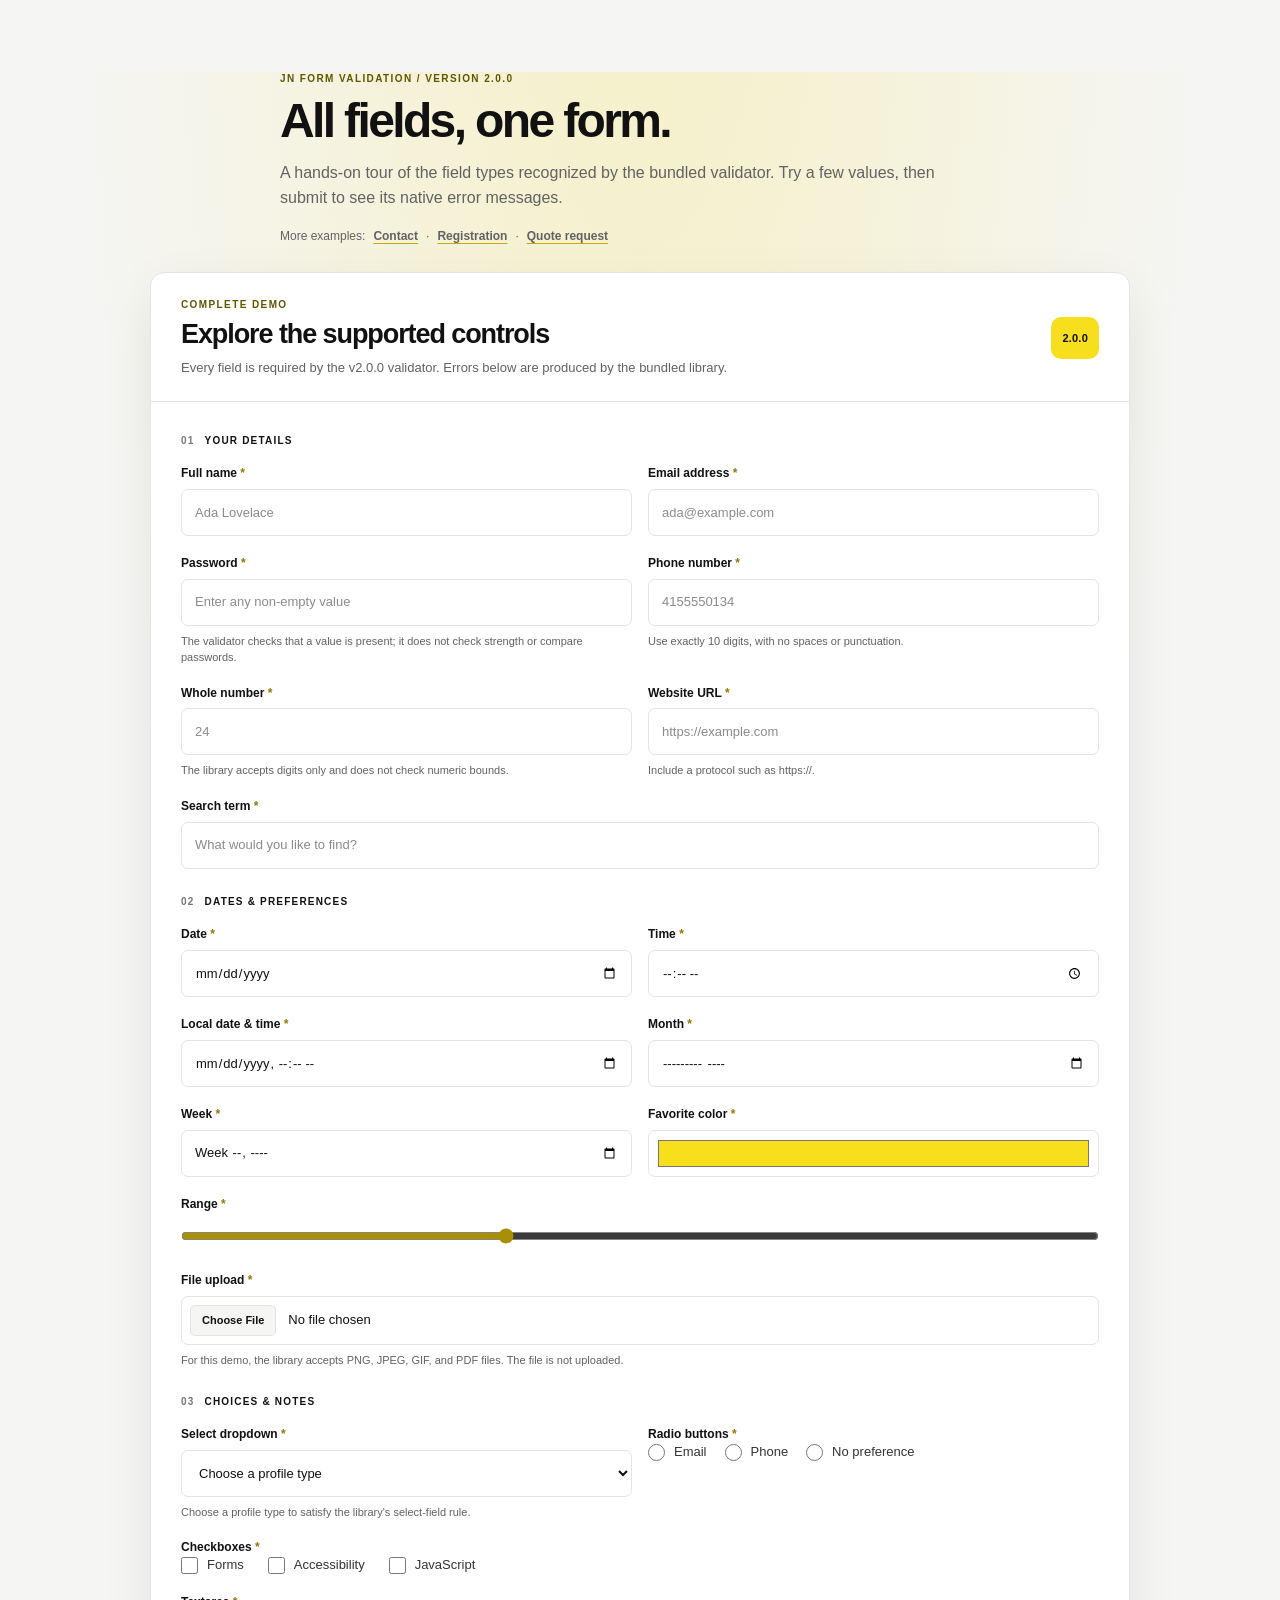
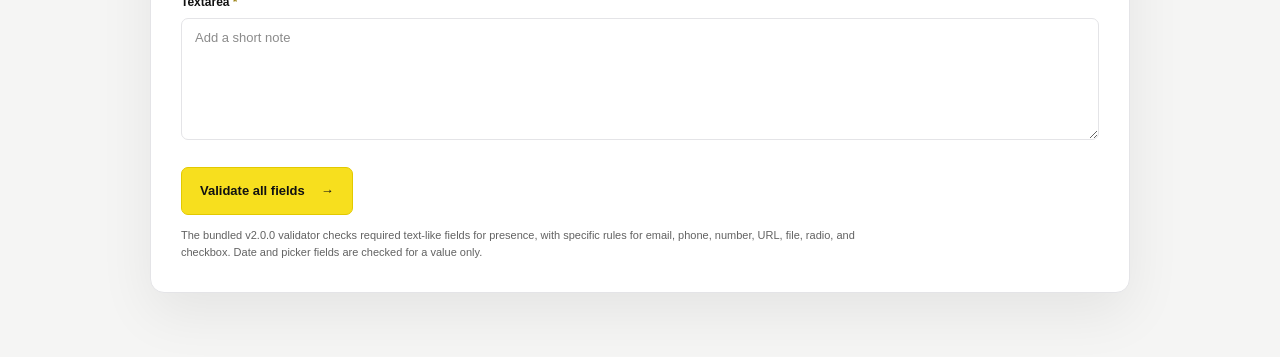
<file: download/jn-form-validation-2.0.0/index.html>
<!doctype html>
<html lang="en">
  <head>
    <meta charset="utf-8" />
    <meta name="viewport" content="width=device-width, initial-scale=1" />
    <meta name="theme-color" content="#f5f5f4" />
    <title>All Fields Form — JN Form Validation 2.0.0</title>
    <link rel="stylesheet" href="./assets/css/example-forms.css" />
    <link rel="stylesheet" href="./assets/css/jn-formvalidation.css" />
    <script src="./assets/js/jn.formvalidation.js" defer></script>
    <script src="./assets/js/example-forms.js" defer></script>
  </head>
  <body>
    <main class="example-page example-page--wide">
      <div class="example-page__intro">
        <p class="example-eyebrow">JN FORM VALIDATION <span aria-hidden="true">/</span> VERSION 2.0.0</p>
        <h1>All fields, one form.</h1>
        <p class="example-page__lead">A hands-on tour of the field types recognized by the bundled validator. Try a few values, then submit to see its native error messages.</p>
        <p class="example-page__examples">More examples: <a href="./examples/contact-form.html">Contact</a><span aria-hidden="true">·</span><a href="./examples/registration-form.html">Registration</a><span aria-hidden="true">·</span><a href="./examples/quote-request-form.html">Quote request</a></p>
      </div>

      <section class="example-card" aria-labelledby="all-fields-title">
        <div class="example-card__heading">
          <div>
            <p class="example-eyebrow">COMPLETE DEMO</p>
            <h2 id="all-fields-title">Explore the supported controls</h2>
            <p class="example-card__description">Every field is required by the v2.0.0 validator. Errors below are produced by the bundled library.</p>
          </div>
          <span class="example-card__version" aria-label="Version 2.0.0">2.0.0</span>
        </div>

        <form class="jnForm example-form" novalidate data-success="All fields passed validation. This demo sent and saved nothing.">
          <section class="example-form__section" aria-labelledby="details-heading">
            <h3 id="details-heading">01 <span>Your details</span></h3>
            <div class="example-form__grid">
              <div class="jn-input-wrap example-form__group">
                <label for="full-name">Full name <span class="example-required" aria-hidden="true">*</span></label>
                <input class="example-control" id="full-name" name="fullName" type="text" autocomplete="name" placeholder="Ada Lovelace" required />
              </div>
              <div class="jn-input-wrap example-form__group">
                <label for="email">Email address <span class="example-required" aria-hidden="true">*</span></label>
                <input class="example-control" id="email" name="email" type="email" autocomplete="email" placeholder="ada@example.com" required />
              </div>
              <div class="jn-input-wrap example-form__group">
                <label for="password">Password <span class="example-required" aria-hidden="true">*</span></label>
                <input class="example-control" id="password" name="password" type="password" autocomplete="new-password" placeholder="Enter any non-empty value" aria-describedby="password-help" required />
                <small id="password-help">The validator checks that a value is present; it does not check strength or compare passwords.</small>
              </div>
              <div class="jn-input-wrap example-form__group">
                <label for="phone">Phone number <span class="example-required" aria-hidden="true">*</span></label>
                <input class="example-control" id="phone" name="phone" type="tel" inputmode="numeric" autocomplete="tel" placeholder="4155550134" aria-describedby="phone-help" required />
                <small id="phone-help">Use exactly 10 digits, with no spaces or punctuation.</small>
              </div>
              <div class="jn-input-wrap example-form__group">
                <label for="quantity">Whole number <span class="example-required" aria-hidden="true">*</span></label>
                <input class="example-control" id="quantity" name="quantity" type="number" inputmode="numeric" step="1" placeholder="24" aria-describedby="quantity-help" required />
                <small id="quantity-help">The library accepts digits only and does not check numeric bounds.</small>
              </div>
              <div class="jn-input-wrap example-form__group">
                <label for="website">Website URL <span class="example-required" aria-hidden="true">*</span></label>
                <input class="example-control" id="website" name="website" type="url" inputmode="url" placeholder="https://example.com" aria-describedby="website-help" required />
                <small id="website-help">Include a protocol such as https://.</small>
              </div>
              <div class="jn-input-wrap example-form__group example-form__group--wide">
                <label for="search-term">Search term <span class="example-required" aria-hidden="true">*</span></label>
                <input class="example-control" id="search-term" name="searchTerm" type="search" placeholder="What would you like to find?" required />
              </div>
            </div>
          </section>

          <section class="example-form__section" aria-labelledby="schedule-heading">
            <h3 id="schedule-heading">02 <span>Dates &amp; preferences</span></h3>
            <div class="example-form__grid">
              <div class="jn-input-wrap example-form__group">
                <label for="start-date">Date <span class="example-required" aria-hidden="true">*</span></label>
                <input class="example-control" id="start-date" name="startDate" type="date" required />
              </div>
              <div class="jn-input-wrap example-form__group">
                <label for="meeting-time">Time <span class="example-required" aria-hidden="true">*</span></label>
                <input class="example-control" id="meeting-time" name="meetingTime" type="time" required />
              </div>
              <div class="jn-input-wrap example-form__group">
                <label for="local-start">Local date &amp; time <span class="example-required" aria-hidden="true">*</span></label>
                <input class="example-control" id="local-start" name="localStart" type="datetime-local" required />
              </div>
              <div class="jn-input-wrap example-form__group">
                <label for="billing-month">Month <span class="example-required" aria-hidden="true">*</span></label>
                <input class="example-control" id="billing-month" name="billingMonth" type="month" required />
              </div>
              <div class="jn-input-wrap example-form__group">
                <label for="planning-week">Week <span class="example-required" aria-hidden="true">*</span></label>
                <input class="example-control" id="planning-week" name="planningWeek" type="week" required />
              </div>
              <div class="jn-input-wrap example-form__group">
                <label for="favorite-color">Favorite color <span class="example-required" aria-hidden="true">*</span></label>
                <input class="example-control example-control--color" id="favorite-color" name="favoriteColor" type="color" value="#f7df1e" required />
              </div>
              <div class="jn-input-wrap example-form__group example-form__group--wide">
                <label for="comfort-level">Range <span class="example-required" aria-hidden="true">*</span></label>
                <input class="example-control example-control--range" id="comfort-level" name="comfortLevel" type="range" min="0" max="100" value="35" required />
              </div>
              <div class="jn-input-wrap example-form__group example-form__group--wide">
                <label for="attachment">File upload <span class="example-required" aria-hidden="true">*</span></label>
                <input class="example-control example-control--file" id="attachment" name="attachment" type="file" accept="image/png,image/jpeg,image/gif,application/pdf" aria-describedby="attachment-help" required />
                <small id="attachment-help">For this demo, the library accepts PNG, JPEG, GIF, and PDF files. The file is not uploaded.</small>
              </div>
            </div>
          </section>

          <section class="example-form__section" aria-labelledby="choices-heading">
            <h3 id="choices-heading">03 <span>Choices &amp; notes</span></h3>
            <div class="example-form__grid">
              <div class="jn-input-wrap example-form__group">
                <label for="profile-type">Select dropdown <span class="example-required" aria-hidden="true">*</span></label>
                <select class="example-control" id="profile-type" name="profileType" aria-describedby="profile-type-help" required>
                  <option value="">Choose a profile type</option>
                  <option value="personal">Personal</option>
                  <option value="team">Team</option>
                  <option value="education">Education</option>
                </select>
                <small id="profile-type-help">Choose a profile type to satisfy the library's select-field rule.</small>
              </div>
              <fieldset class="jn-input-wrap example-form__group example-form__choice-group">
                <legend>Radio buttons <span class="example-required" aria-hidden="true">*</span></legend>
                <div class="example-choice-list">
                  <label><input type="radio" name="contactPreference" value="email" required /> Email</label>
                  <label><input type="radio" name="contactPreference" value="phone" /> Phone</label>
                  <label><input type="radio" name="contactPreference" value="none" /> No preference</label>
                </div>
              </fieldset>
              <fieldset class="jn-input-wrap example-form__group example-form__choice-group example-form__group--wide">
                <legend>Checkboxes <span class="example-required" aria-hidden="true">*</span></legend>
                <div class="example-choice-list example-choice-list--inline">
                  <label><input type="checkbox" name="interests" value="forms" required /> Forms</label>
                  <label><input type="checkbox" name="interests" value="accessibility" /> Accessibility</label>
                  <label><input type="checkbox" name="interests" value="javascript" /> JavaScript</label>
                </div>
              </fieldset>
              <div class="jn-input-wrap example-form__group example-form__group--wide">
                <label for="notes">Textarea <span class="example-required" aria-hidden="true">*</span></label>
                <textarea class="example-control example-control--textarea" id="notes" name="notes" placeholder="Add a short note" required></textarea>
              </div>
            </div>
          </section>

          <div class="example-form__actions">
            <button class="example-form__button" type="submit">Validate all fields <span aria-hidden="true">→</span></button>
            <p class="example-form__fineprint">The bundled v2.0.0 validator checks required text-like fields for presence, with specific rules for email, phone, number, URL, file, radio, and checkbox. Date and picker fields are checked for a value only.</p>
            <p class="example-form__status" role="status" aria-live="polite" tabindex="-1" hidden></p>
          </div>
        </form>
      </section>
    </main>
  </body>
</html>
</file>
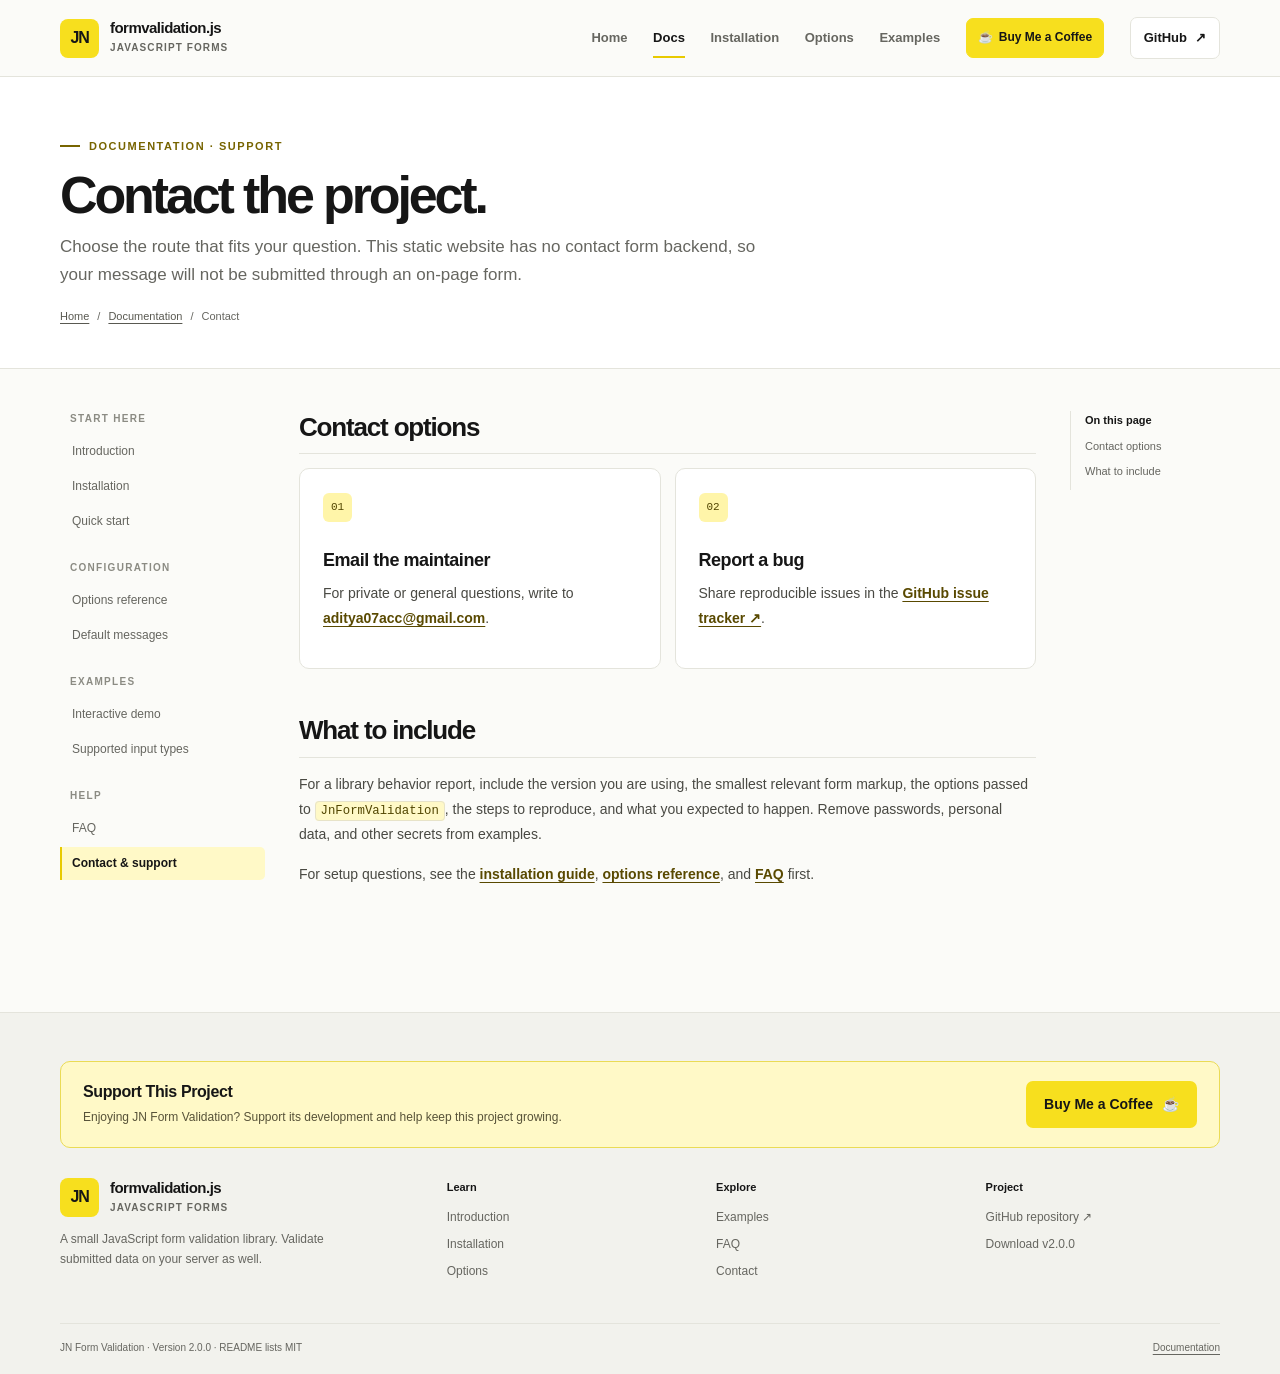
<file: contact.html>
<!doctype html>
<html lang="en">
<head>
  <meta charset="utf-8">
  <meta name="viewport" content="width=device-width, initial-scale=1">
  <meta name="theme-color" content="#111111">
  <title>Contact &amp; Support — JN Form Validation</title>
  <meta name="description" content="Contact the JN Form Validation maintainer or report a reproducible issue in the project's GitHub repository.">
  <link rel="canonical" href="https://chauhan07.github.io/jn-formvalidation/contact.html">
  <link rel="icon" type="image/png" href="./assets/img/fav.png">
  <meta property="og:type" content="website"><meta property="og:title" content="Contact &amp; Support — JN Form Validation">
  <meta property="og:description" content="Ways to contact the project maintainer and share a reproducible issue.">
  <meta property="og:url" content="https://chauhan07.github.io/jn-formvalidation/contact.html">
  <link rel="stylesheet" href="./assets/css/theme-style.css">
  <script defer src="./assets/js/function.js"></script>
</head>
<body>
  <a class="skip-link" href="#main-content">Skip to content</a>
  <header class="site-header"><div class="container nav-shell">
    <a class="brand" href="./index.html" aria-label="JN Form Validation home"><span class="brand-mark" aria-hidden="true">JN</span><span><span class="brand-name">formvalidation.js</span><span class="brand-caption">JavaScript forms</span></span></a>
    <button class="menu-toggle" type="button" aria-expanded="false" aria-controls="primary-navigation" aria-label="Open navigation"><span></span><span></span><span></span></button>
    <nav class="site-nav" id="primary-navigation" aria-label="Main navigation"><a href="./index.html">Home</a><a href="./docs.html">Docs</a><a href="./installation.html">Installation</a><a href="./options.html">Options</a><a href="./demo.html">Examples</a><a class="nav-support" href="https://buymeacoffee.com/devxaditya" target="_blank" rel="noopener noreferrer"><span aria-hidden="true">☕</span> Buy Me a Coffee</a><a class="nav-github" href="https://github.com/chauhan07/jn-formvalidation" target="_blank" rel="noopener noreferrer">GitHub <span aria-hidden="true">↗</span></a></nav>
  </div></header>

  <section class="page-hero"><div class="container">
    <span class="eyebrow">Documentation · Support</span><h1>Contact the project.</h1>
    <p class="lead">Choose the route that fits your question. This static website has no contact form backend, so your message will not be submitted through an on-page form.</p>
    <nav class="breadcrumbs" aria-label="Breadcrumb"><a href="./index.html">Home</a><span aria-hidden="true">/</span><a href="./docs.html">Documentation</a><span aria-hidden="true">/</span><span aria-current="page">Contact</span></nav>
  </div></section>

  <main class="container docs-layout" id="main-content">
    <button class="docs-nav-toggle" type="button" aria-expanded="false" aria-controls="docs-navigation">Documentation menu <span aria-hidden="true">⌄</span></button>
    <aside class="docs-sidebar" id="docs-navigation" aria-label="Documentation">
      <div class="sidebar-group"><span class="sidebar-title">Start here</span><a href="./docs.html">Introduction</a><a href="./installation.html">Installation</a><a href="./docs.html#quick-start">Quick start</a></div>
      <div class="sidebar-group"><span class="sidebar-title">Configuration</span><a href="./options.html">Options reference</a><a href="./options.html#messages">Default messages</a></div>
      <div class="sidebar-group"><span class="sidebar-title">Examples</span><a href="./demo.html">Interactive demo</a><a href="./demo.html#supported-inputs">Supported input types</a></div>
      <div class="sidebar-group"><span class="sidebar-title">Help</span><a href="./faq.html">FAQ</a><a href="./contact.html" aria-current="page">Contact &amp; support</a></div>
    </aside>
    <article class="prose">
      <section>
        <h2 id="contact-options">Contact options</h2>
        <div class="feature-grid">
          <section class="feature-card"><span class="feature-number">01</span><h3>Email the maintainer</h3><p>For private or general questions, write to <a href="mailto:aditya07acc@gmail.com">aditya07acc@gmail.com</a>.</p></section>
          <section class="feature-card"><span class="feature-number">02</span><h3>Report a bug</h3><p>Share reproducible issues in the <a href="https://github.com/chauhan07/jn-formvalidation/issues" target="_blank" rel="noopener noreferrer">GitHub issue tracker ↗</a>.</p></section>
        </div>
      </section>
      <section>
        <h2 id="include-details">What to include</h2>
        <p>For a library behavior report, include the version you are using, the smallest relevant form markup, the options passed to <code>JnFormValidation</code>, the steps to reproduce, and what you expected to happen. Remove passwords, personal data, and other secrets from examples.</p>
        <p>For setup questions, see the <a href="./installation.html">installation guide</a>, <a href="./options.html">options reference</a>, and <a href="./faq.html">FAQ</a> first.</p>
      </section>
    </article>
    <nav class="on-page" aria-label="On this page"><strong>On this page</strong></nav>
  </main>

  <footer class="site-footer"><div class="container">
    <section class="footer-support" aria-labelledby="support-heading">
      <div><h2 id="support-heading">Support This Project</h2><p>Enjoying JN Form Validation? Support its development and help keep this project growing.</p></div>
      <a class="button support-button" href="https://buymeacoffee.com/devxaditya" target="_blank" rel="noopener noreferrer">Buy Me a Coffee <span aria-hidden="true">☕</span></a>
    </section>
    <div class="footer-main">
      <div class="footer-about"><a class="brand" href="./index.html"><span class="brand-mark" aria-hidden="true">JN</span><span><span class="brand-name">formvalidation.js</span><span class="brand-caption">JavaScript forms</span></span></a><p>A small JavaScript form validation library. Validate submitted data on your server as well.</p></div>
      <div class="footer-links"><strong>Learn</strong><a href="./docs.html">Introduction</a><a href="./installation.html">Installation</a><a href="./options.html">Options</a></div>
      <div class="footer-links"><strong>Explore</strong><a href="./demo.html">Examples</a><a href="./faq.html">FAQ</a><a href="./contact.html">Contact</a></div>
      <div class="footer-links"><strong>Project</strong><a href="https://github.com/chauhan07/jn-formvalidation" target="_blank" rel="noopener noreferrer">GitHub repository ↗</a><a href="./download/jn-form-validation-2.0.0.zip">Download v2.0.0</a></div>
    </div>
    <div class="footer-bottom"><span>JN Form Validation · Version 2.0.0 · README lists MIT</span><a href="./docs.html">Documentation</a></div>
  </div></footer>
</body>
</html>
</file>
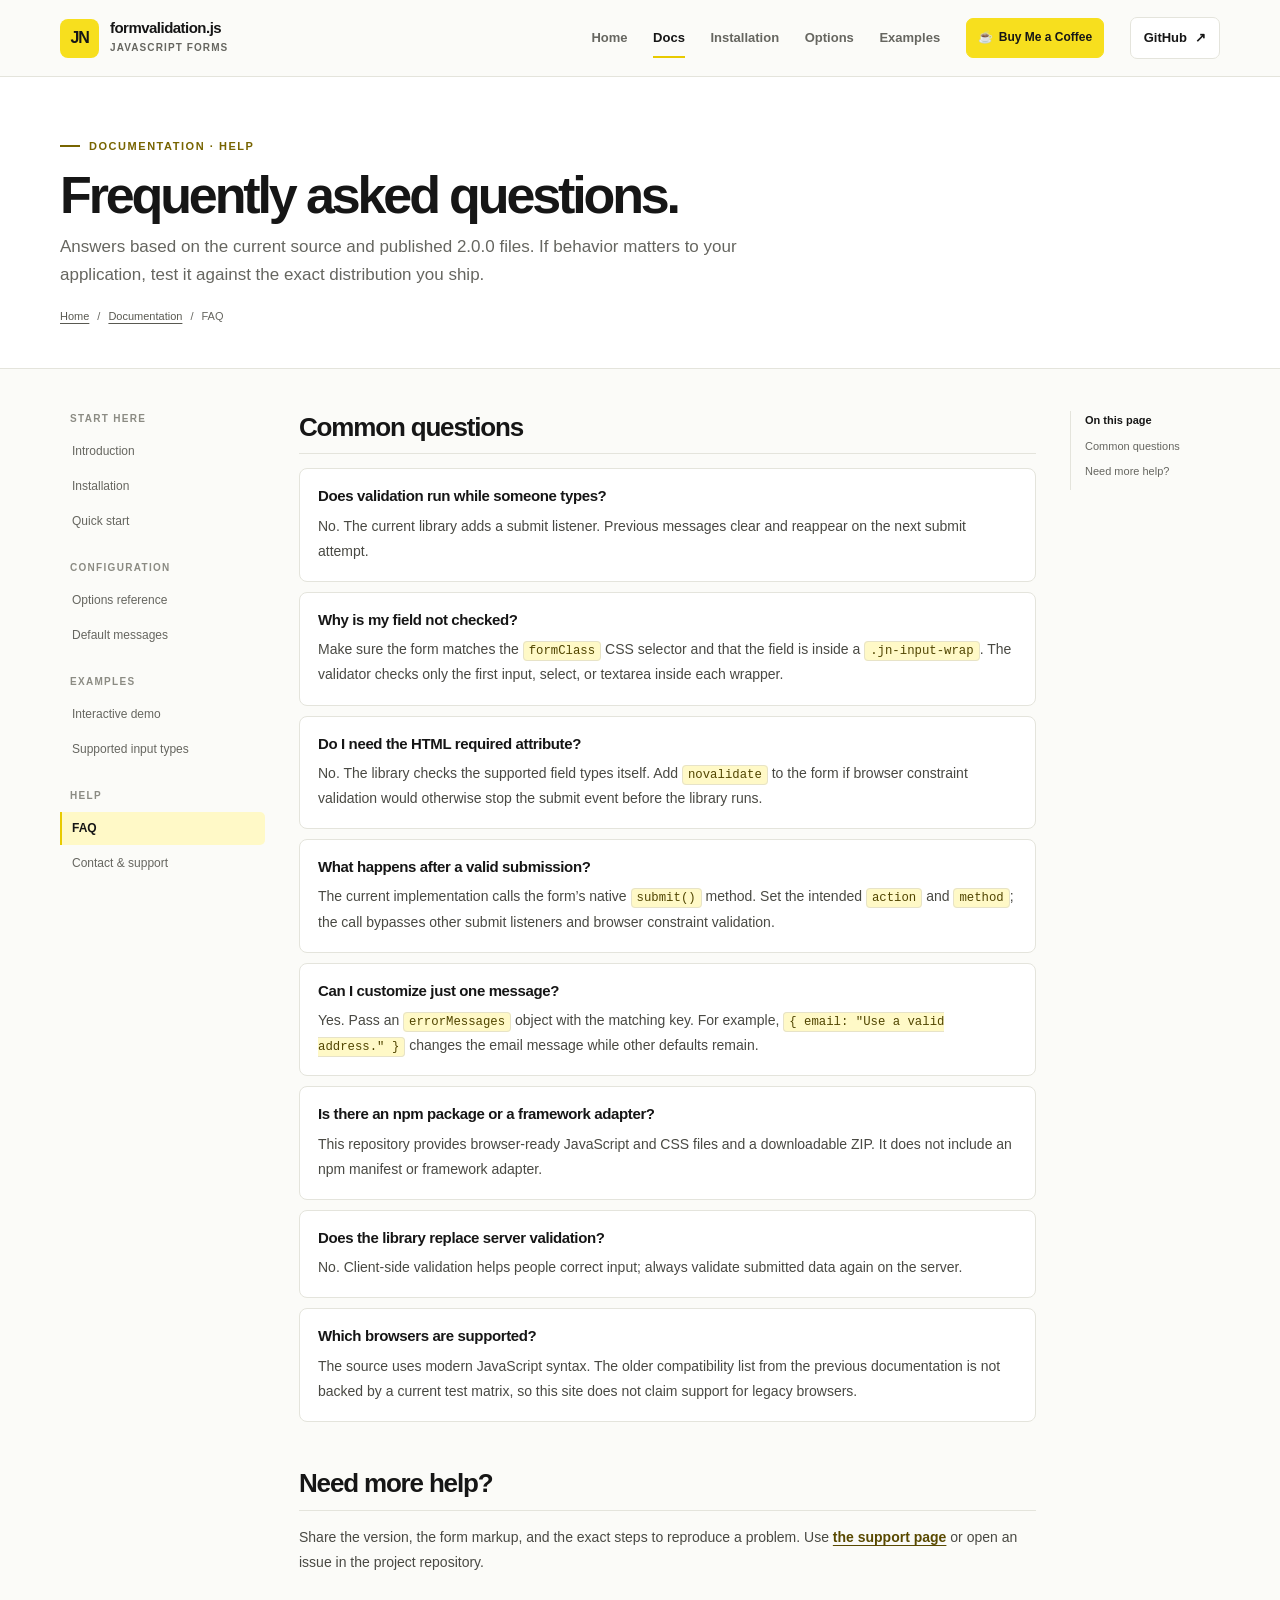
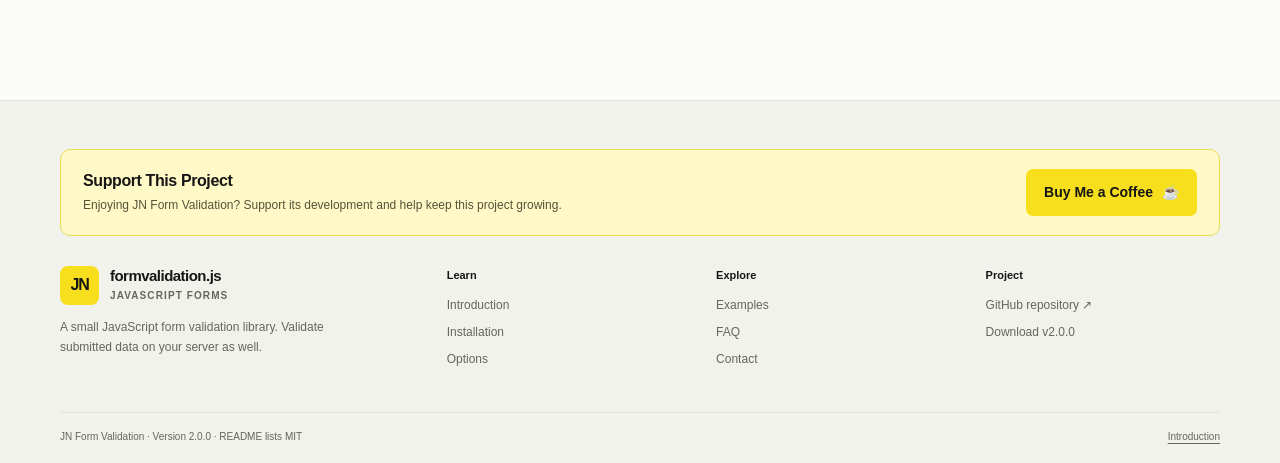
<file: faq.html>
<!doctype html>
<html lang="en">
<head>
  <meta charset="utf-8">
  <meta name="viewport" content="width=device-width, initial-scale=1">
  <meta name="theme-color" content="#111111">
  <title>FAQ — JN Form Validation</title>
  <meta name="description" content="Answers to common questions about JN Form Validation 2.0.0, including selectors, field wrappers, submit behavior, supported checks, and installation.">
  <link rel="canonical" href="https://chauhan07.github.io/jn-formvalidation/faq.html">
  <link rel="icon" type="image/png" href="./assets/img/fav.png">
  <meta property="og:type" content="website"><meta property="og:title" content="FAQ — JN Form Validation">
  <meta property="og:description" content="Practical answers about the current JN Form Validation implementation.">
  <meta property="og:url" content="https://chauhan07.github.io/jn-formvalidation/faq.html">
  <link rel="stylesheet" href="./assets/css/theme-style.css">
  <script defer src="./assets/js/function.js"></script>
</head>
<body>
  <a class="skip-link" href="#main-content">Skip to content</a>
  <header class="site-header"><div class="container nav-shell">
    <a class="brand" href="./index.html" aria-label="JN Form Validation home"><span class="brand-mark" aria-hidden="true">JN</span><span><span class="brand-name">formvalidation.js</span><span class="brand-caption">JavaScript forms</span></span></a>
    <button class="menu-toggle" type="button" aria-expanded="false" aria-controls="primary-navigation" aria-label="Open navigation"><span></span><span></span><span></span></button>
    <nav class="site-nav" id="primary-navigation" aria-label="Main navigation"><a href="./index.html">Home</a><a href="./docs.html">Docs</a><a href="./installation.html">Installation</a><a href="./options.html">Options</a><a href="./demo.html">Examples</a><a class="nav-support" href="https://buymeacoffee.com/devxaditya" target="_blank" rel="noopener noreferrer"><span aria-hidden="true">☕</span> Buy Me a Coffee</a><a class="nav-github" href="https://github.com/chauhan07/jn-formvalidation" target="_blank" rel="noopener noreferrer">GitHub <span aria-hidden="true">↗</span></a></nav>
  </div></header>

  <section class="page-hero"><div class="container">
    <span class="eyebrow">Documentation · Help</span><h1>Frequently asked questions.</h1>
    <p class="lead">Answers based on the current source and published 2.0.0 files. If behavior matters to your application, test it against the exact distribution you ship.</p>
    <nav class="breadcrumbs" aria-label="Breadcrumb"><a href="./index.html">Home</a><span aria-hidden="true">/</span><a href="./docs.html">Documentation</a><span aria-hidden="true">/</span><span aria-current="page">FAQ</span></nav>
  </div></section>

  <main class="container docs-layout" id="main-content">
    <button class="docs-nav-toggle" type="button" aria-expanded="false" aria-controls="docs-navigation">Documentation menu <span aria-hidden="true">⌄</span></button>
    <aside class="docs-sidebar" id="docs-navigation" aria-label="Documentation">
      <div class="sidebar-group"><span class="sidebar-title">Start here</span><a href="./docs.html">Introduction</a><a href="./installation.html">Installation</a><a href="./docs.html#quick-start">Quick start</a></div>
      <div class="sidebar-group"><span class="sidebar-title">Configuration</span><a href="./options.html">Options reference</a><a href="./options.html#messages">Default messages</a></div>
      <div class="sidebar-group"><span class="sidebar-title">Examples</span><a href="./demo.html">Interactive demo</a><a href="./demo.html#supported-inputs">Supported input types</a></div>
      <div class="sidebar-group"><span class="sidebar-title">Help</span><a href="./faq.html" aria-current="page">FAQ</a><a href="./contact.html">Contact &amp; support</a></div>
    </aside>
    <article class="prose">
      <section>
        <h2 id="questions">Common questions</h2>
        <div class="faq-list">
          <section class="faq-item"><h3>Does validation run while someone types?</h3><p>No. The current library adds a submit listener. Previous messages clear and reappear on the next submit attempt.</p></section>
          <section class="faq-item"><h3>Why is my field not checked?</h3><p>Make sure the form matches the <code>formClass</code> CSS selector and that the field is inside a <code>.jn-input-wrap</code>. The validator checks only the first input, select, or textarea inside each wrapper.</p></section>
          <section class="faq-item"><h3>Do I need the HTML required attribute?</h3><p>No. The library checks the supported field types itself. Add <code>novalidate</code> to the form if browser constraint validation would otherwise stop the submit event before the library runs.</p></section>
          <section class="faq-item"><h3>What happens after a valid submission?</h3><p>The current implementation calls the form’s native <code>submit()</code> method. Set the intended <code>action</code> and <code>method</code>; the call bypasses other submit listeners and browser constraint validation.</p></section>
          <section class="faq-item"><h3>Can I customize just one message?</h3><p>Yes. Pass an <code>errorMessages</code> object with the matching key. For example, <code>{ email: "Use a valid address." }</code> changes the email message while other defaults remain.</p></section>
          <section class="faq-item"><h3>Is there an npm package or a framework adapter?</h3><p>This repository provides browser-ready JavaScript and CSS files and a downloadable ZIP. It does not include an npm manifest or framework adapter.</p></section>
          <section class="faq-item"><h3>Does the library replace server validation?</h3><p>No. Client-side validation helps people correct input; always validate submitted data again on the server.</p></section>
          <section class="faq-item"><h3>Which browsers are supported?</h3><p>The source uses modern JavaScript syntax. The older compatibility list from the previous documentation is not backed by a current test matrix, so this site does not claim support for legacy browsers.</p></section>
        </div>
      </section>
      <section>
        <h2 id="more-help">Need more help?</h2>
        <p>Share the version, the form markup, and the exact steps to reproduce a problem. Use <a href="./contact.html">the support page</a> or open an issue in the project repository.</p>
      </section>
    </article>
    <nav class="on-page" aria-label="On this page"><strong>On this page</strong></nav>
  </main>

  <footer class="site-footer"><div class="container">
    <section class="footer-support" aria-labelledby="support-heading">
      <div><h2 id="support-heading">Support This Project</h2><p>Enjoying JN Form Validation? Support its development and help keep this project growing.</p></div>
      <a class="button support-button" href="https://buymeacoffee.com/devxaditya" target="_blank" rel="noopener noreferrer">Buy Me a Coffee <span aria-hidden="true">☕</span></a>
    </section>
    <div class="footer-main">
      <div class="footer-about"><a class="brand" href="./index.html"><span class="brand-mark" aria-hidden="true">JN</span><span><span class="brand-name">formvalidation.js</span><span class="brand-caption">JavaScript forms</span></span></a><p>A small JavaScript form validation library. Validate submitted data on your server as well.</p></div>
      <div class="footer-links"><strong>Learn</strong><a href="./docs.html">Introduction</a><a href="./installation.html">Installation</a><a href="./options.html">Options</a></div>
      <div class="footer-links"><strong>Explore</strong><a href="./demo.html">Examples</a><a href="./faq.html">FAQ</a><a href="./contact.html">Contact</a></div>
      <div class="footer-links"><strong>Project</strong><a href="https://github.com/chauhan07/jn-formvalidation" target="_blank" rel="noopener noreferrer">GitHub repository ↗</a><a href="./download/jn-form-validation-2.0.0.zip">Download v2.0.0</a></div>
    </div>
    <div class="footer-bottom"><span>JN Form Validation · Version 2.0.0 · README lists MIT</span><a href="./docs.html">Introduction</a></div>
  </div></footer>
</body>
</html>
</file>
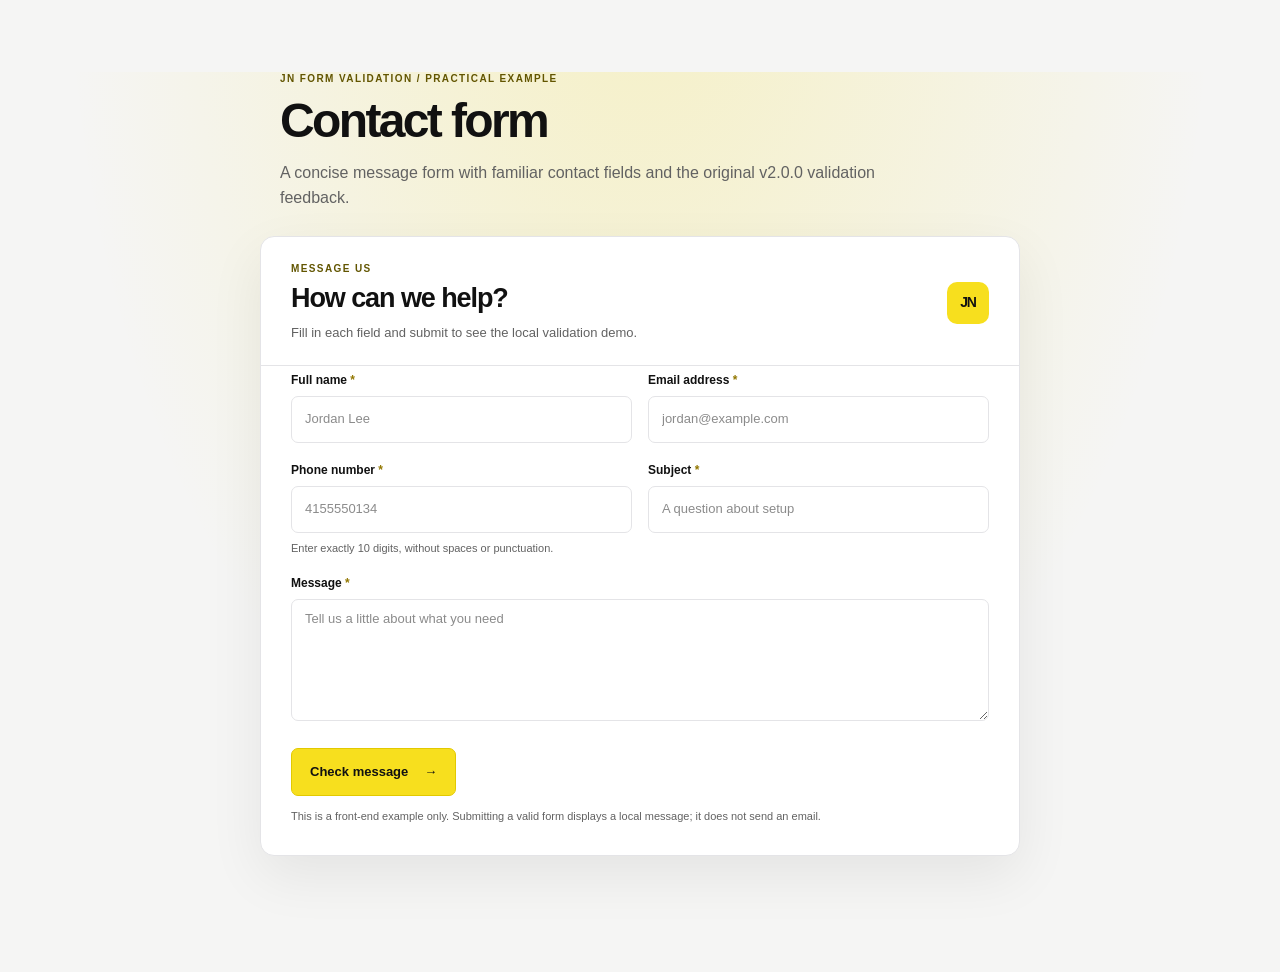
<file: download/jn-form-validation-2.0.0/examples/contact-form.html>
<!doctype html>
<html lang="en">
  <head>
    <meta charset="utf-8" />
    <meta name="viewport" content="width=device-width, initial-scale=1" />
    <meta name="theme-color" content="#f5f5f4" />
    <title>Contact Form — JN Form Validation 2.0.0</title>
    <link rel="stylesheet" href="../assets/css/example-forms.css" />
    <link rel="stylesheet" href="../assets/css/jn-formvalidation.css" />
    <script src="../assets/js/jn.formvalidation.js" defer></script>
    <script src="../assets/js/example-forms.js" defer></script>
  </head>
  <body>
    <main class="example-page">
      <div class="example-page__intro">
        <p class="example-eyebrow">JN FORM VALIDATION <span aria-hidden="true">/</span> PRACTICAL EXAMPLE</p>
        <h1>Contact form</h1>
        <p class="example-page__lead">A concise message form with familiar contact fields and the original v2.0.0 validation feedback.</p>
      </div>

      <section class="example-card" aria-labelledby="contact-title">
        <div class="example-card__heading">
          <div>
            <p class="example-eyebrow">MESSAGE US</p>
            <h2 id="contact-title">How can we help?</h2>
            <p class="example-card__description">Fill in each field and submit to see the local validation demo.</p>
          </div>
          <span class="example-card__mark" aria-hidden="true">JN</span>
        </div>

        <form class="example-form" novalidate data-success="Your contact details passed validation. No message was sent or stored.">
          <div class="example-form__grid">
            <div class="jn-input-wrap example-form__group">
              <label for="contact-name">Full name <span class="example-required" aria-hidden="true">*</span></label>
              <input class="example-control" id="contact-name" name="fullName" type="text" autocomplete="name" placeholder="Jordan Lee" required />
            </div>
            <div class="jn-input-wrap example-form__group">
              <label for="contact-email">Email address <span class="example-required" aria-hidden="true">*</span></label>
              <input class="example-control" id="contact-email" name="email" type="email" autocomplete="email" placeholder="jordan@example.com" required />
            </div>
            <div class="jn-input-wrap example-form__group">
              <label for="contact-phone">Phone number <span class="example-required" aria-hidden="true">*</span></label>
              <input class="example-control" id="contact-phone" name="phone" type="tel" inputmode="numeric" autocomplete="tel" placeholder="4155550134" aria-describedby="contact-phone-help" required />
              <small id="contact-phone-help">Enter exactly 10 digits, without spaces or punctuation.</small>
            </div>
            <div class="jn-input-wrap example-form__group">
              <label for="contact-subject">Subject <span class="example-required" aria-hidden="true">*</span></label>
              <input class="example-control" id="contact-subject" name="subject" type="text" placeholder="A question about setup" required />
            </div>
            <div class="jn-input-wrap example-form__group example-form__group--wide">
              <label for="contact-message">Message <span class="example-required" aria-hidden="true">*</span></label>
              <textarea class="example-control example-control--textarea" id="contact-message" name="message" placeholder="Tell us a little about what you need" required></textarea>
            </div>
          </div>
          <div class="example-form__actions">
            <button class="example-form__button" type="submit">Check message <span aria-hidden="true">→</span></button>
            <p class="example-form__fineprint">This is a front-end example only. Submitting a valid form displays a local message; it does not send an email.</p>
            <p class="example-form__status" role="status" aria-live="polite" tabindex="-1" hidden></p>
          </div>
        </form>
      </section>
    </main>
  </body>
</html>
</file>
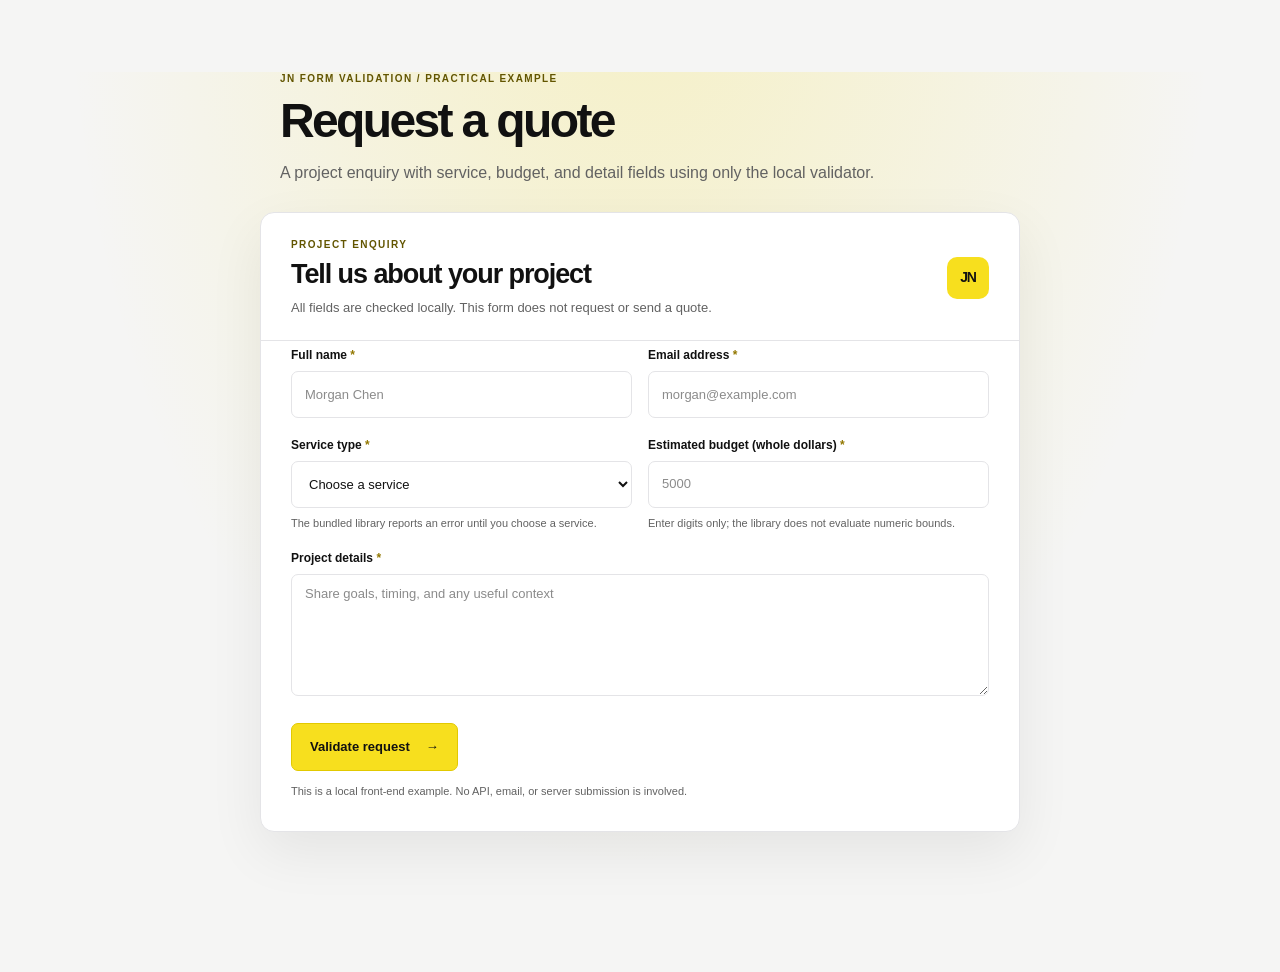
<file: download/jn-form-validation-2.0.0/examples/quote-request-form.html>
<!doctype html>
<html lang="en">
  <head>
    <meta charset="utf-8" />
    <meta name="viewport" content="width=device-width, initial-scale=1" />
    <meta name="theme-color" content="#f5f5f4" />
    <title>Quote Request Form — JN Form Validation 2.0.0</title>
    <link rel="stylesheet" href="../assets/css/example-forms.css" />
    <link rel="stylesheet" href="../assets/css/jn-formvalidation.css" />
    <script src="../assets/js/jn.formvalidation.js" defer></script>
    <script src="../assets/js/example-forms.js" defer></script>
  </head>
  <body>
    <main class="example-page">
      <div class="example-page__intro">
        <p class="example-eyebrow">JN FORM VALIDATION <span aria-hidden="true">/</span> PRACTICAL EXAMPLE</p>
        <h1>Request a quote</h1>
        <p class="example-page__lead">A project enquiry with service, budget, and detail fields using only the local validator.</p>
      </div>

      <section class="example-card" aria-labelledby="quote-title">
        <div class="example-card__heading">
          <div>
            <p class="example-eyebrow">PROJECT ENQUIRY</p>
            <h2 id="quote-title">Tell us about your project</h2>
            <p class="example-card__description">All fields are checked locally. This form does not request or send a quote.</p>
          </div>
          <span class="example-card__mark" aria-hidden="true">JN</span>
        </div>

        <form class="example-form" novalidate data-success="Your quote request passed the local validation demo. No request was sent or stored.">
          <div class="example-form__grid">
            <div class="jn-input-wrap example-form__group">
              <label for="quote-name">Full name <span class="example-required" aria-hidden="true">*</span></label>
              <input class="example-control" id="quote-name" name="fullName" type="text" autocomplete="name" placeholder="Morgan Chen" required />
            </div>
            <div class="jn-input-wrap example-form__group">
              <label for="quote-email">Email address <span class="example-required" aria-hidden="true">*</span></label>
              <input class="example-control" id="quote-email" name="email" type="email" autocomplete="email" placeholder="morgan@example.com" required />
            </div>
            <div class="jn-input-wrap example-form__group">
              <label for="service-type">Service type <span class="example-required" aria-hidden="true">*</span></label>
              <select class="example-control" id="service-type" name="serviceType" aria-describedby="service-type-help" required>
                <option value="">Choose a service</option>
                <option value="website">Website</option>
                <option value="application">Web application</option>
                <option value="consulting">Consulting</option>
              </select>
              <small id="service-type-help">The bundled library reports an error until you choose a service.</small>
            </div>
            <div class="jn-input-wrap example-form__group">
              <label for="budget">Estimated budget (whole dollars) <span class="example-required" aria-hidden="true">*</span></label>
              <input class="example-control" id="budget" name="budget" type="number" inputmode="numeric" step="1" placeholder="5000" aria-describedby="budget-help" required />
              <small id="budget-help">Enter digits only; the library does not evaluate numeric bounds.</small>
            </div>
            <div class="jn-input-wrap example-form__group example-form__group--wide">
              <label for="project-details">Project details <span class="example-required" aria-hidden="true">*</span></label>
              <textarea class="example-control example-control--textarea" id="project-details" name="projectDetails" placeholder="Share goals, timing, and any useful context" required></textarea>
            </div>
          </div>
          <div class="example-form__actions">
            <button class="example-form__button" type="submit">Validate request <span aria-hidden="true">→</span></button>
            <p class="example-form__fineprint">This is a local front-end example. No API, email, or server submission is involved.</p>
            <p class="example-form__status" role="status" aria-live="polite" tabindex="-1" hidden></p>
          </div>
        </form>
      </section>
    </main>
  </body>
</html>
</file>
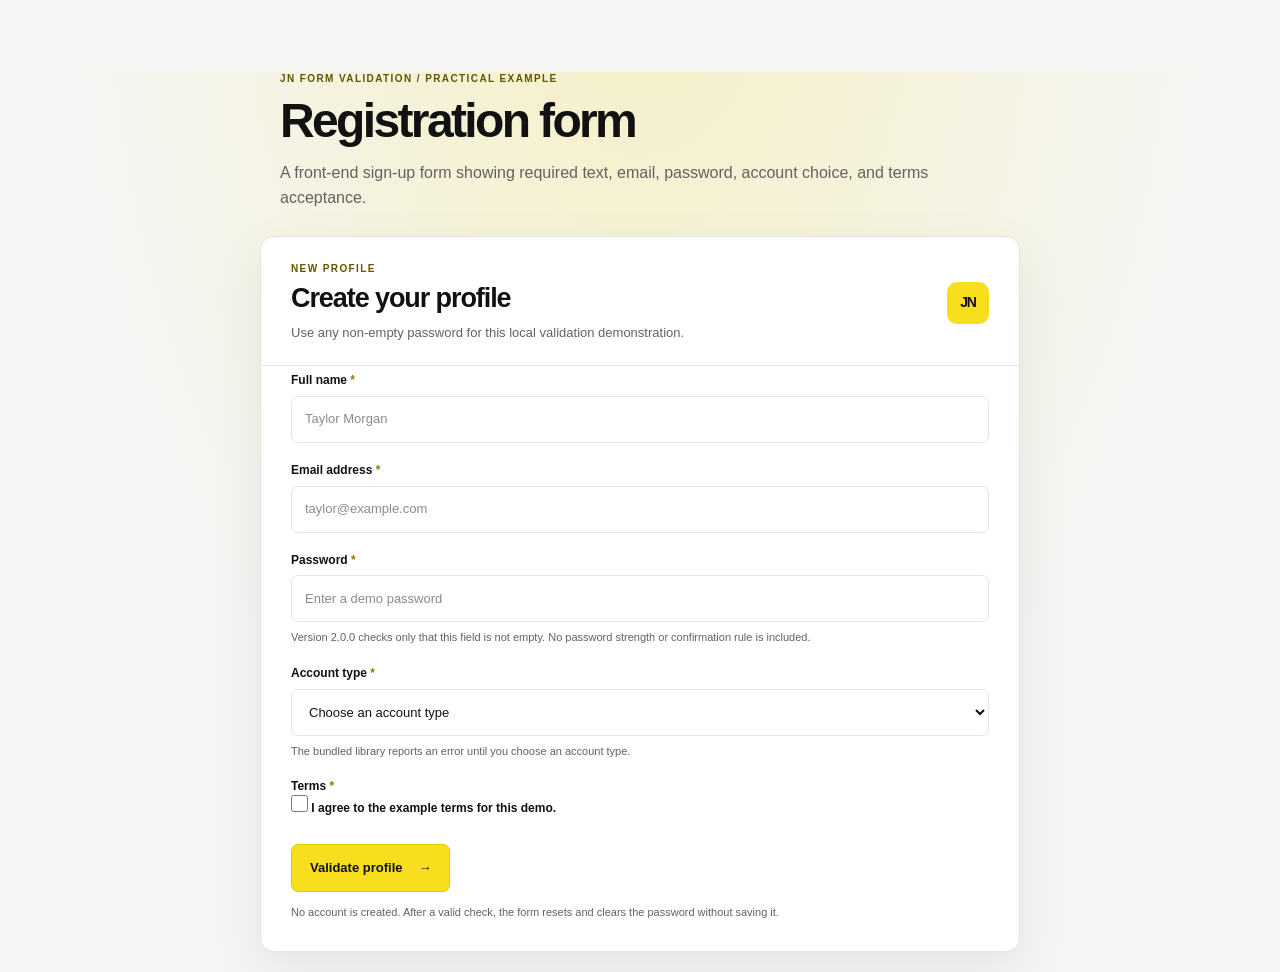
<file: download/jn-form-validation-2.0.0/examples/registration-form.html>
<!doctype html>
<html lang="en">
  <head>
    <meta charset="utf-8" />
    <meta name="viewport" content="width=device-width, initial-scale=1" />
    <meta name="theme-color" content="#f5f5f4" />
    <title>Registration Form — JN Form Validation 2.0.0</title>
    <link rel="stylesheet" href="../assets/css/example-forms.css" />
    <link rel="stylesheet" href="../assets/css/jn-formvalidation.css" />
    <script src="../assets/js/jn.formvalidation.js" defer></script>
    <script src="../assets/js/example-forms.js" defer></script>
  </head>
  <body>
    <main class="example-page">
      <div class="example-page__intro">
        <p class="example-eyebrow">JN FORM VALIDATION <span aria-hidden="true">/</span> PRACTICAL EXAMPLE</p>
        <h1>Registration form</h1>
        <p class="example-page__lead">A front-end sign-up form showing required text, email, password, account choice, and terms acceptance.</p>
      </div>

      <section class="example-card" aria-labelledby="registration-title">
        <div class="example-card__heading">
          <div>
            <p class="example-eyebrow">NEW PROFILE</p>
            <h2 id="registration-title">Create your profile</h2>
            <p class="example-card__description">Use any non-empty password for this local validation demonstration.</p>
          </div>
          <span class="example-card__mark" aria-hidden="true">JN</span>
        </div>

        <form class="example-form" novalidate data-success="The registration fields passed validation. Nothing was registered or saved.">
          <div class="example-form__grid">
            <div class="jn-input-wrap example-form__group example-form__group--wide">
              <label for="register-name">Full name <span class="example-required" aria-hidden="true">*</span></label>
              <input class="example-control" id="register-name" name="fullName" type="text" autocomplete="name" placeholder="Taylor Morgan" required />
            </div>
            <div class="jn-input-wrap example-form__group example-form__group--wide">
              <label for="register-email">Email address <span class="example-required" aria-hidden="true">*</span></label>
              <input class="example-control" id="register-email" name="email" type="email" autocomplete="email" placeholder="taylor@example.com" required />
            </div>
            <div class="jn-input-wrap example-form__group example-form__group--wide">
              <label for="register-password">Password <span class="example-required" aria-hidden="true">*</span></label>
              <input class="example-control" id="register-password" name="password" type="password" autocomplete="new-password" placeholder="Enter a demo password" aria-describedby="register-password-help" required />
              <small id="register-password-help">Version 2.0.0 checks only that this field is not empty. No password strength or confirmation rule is included.</small>
            </div>
            <div class="jn-input-wrap example-form__group example-form__group--wide">
              <label for="account-type">Account type <span class="example-required" aria-hidden="true">*</span></label>
              <select class="example-control" id="account-type" name="accountType" aria-describedby="account-type-help" required>
                <option value="">Choose an account type</option>
                <option value="individual">Individual</option>
                <option value="team">Team</option>
                <option value="educator">Educator</option>
              </select>
              <small id="account-type-help">The bundled library reports an error until you choose an account type.</small>
            </div>
            <fieldset class="jn-input-wrap example-form__group example-form__choice-group example-form__group--wide">
              <legend>Terms <span class="example-required" aria-hidden="true">*</span></legend>
              <label class="example-choice">
                <input type="checkbox" name="termsAccepted" value="yes" required />
                <span>I agree to the example terms for this demo.</span>
              </label>
            </fieldset>
          </div>
          <div class="example-form__actions">
            <button class="example-form__button" type="submit">Validate profile <span aria-hidden="true">→</span></button>
            <p class="example-form__fineprint">No account is created. After a valid check, the form resets and clears the password without saving it.</p>
            <p class="example-form__status" role="status" aria-live="polite" tabindex="-1" hidden></p>
          </div>
        </form>
      </section>
    </main>
  </body>
</html>
</file>
<file: download/jn-form-validation-2.0.0/assets/css/example-forms.css>
:root {
  color-scheme: light;
  --example-ink: #111111;
  --example-muted: #626262;
  --example-paper: #f5f5f4;
  --example-white: #ffffff;
  --example-yellow: #f7df1e;
  --example-border: #e4e4e7;
  --example-focus: #725b00;
  --example-radius: 14px;
  font-family: Inter, Arial, sans-serif;
  color: var(--example-ink);
  background: var(--example-paper);
  font-synthesis: none;
  text-rendering: optimizeLegibility;
  -webkit-font-smoothing: antialiased;
}

* { box-sizing: border-box; }

body {
  min-width: 320px;
  min-height: 100vh;
  margin: 0;
  background:
    radial-gradient(ellipse at 50% -16%, rgba(247, 223, 30, .22), transparent 36rem),
    var(--example-paper);
  color: var(--example-ink);
  font-family: Inter, Arial, sans-serif;
  font-size: 15px;
  line-height: 1.55;
}

a { color: inherit; text-decoration-color: #c7ac00; text-underline-offset: 3px; }
a:hover { color: #705b00; }
:focus-visible { outline: 3px solid var(--example-focus); outline-offset: 3px; }
::selection { background: var(--example-yellow); color: var(--example-ink); }

.example-page {
  width: min(760px, calc(100% - 36px));
  margin: clamp(34px, 8vh, 76px) auto 64px;
}

.example-page--wide { width: min(980px, calc(100% - 36px)); }

.example-page__intro { max-width: 720px; margin: 0 auto 26px; }
.example-eyebrow {
  margin: 0 0 9px;
  color: #625500;
  font-size: 10px;
  font-weight: 800;
  letter-spacing: .14em;
  line-height: 1.4;
  text-transform: uppercase;
}
.example-page__intro h1 {
  margin: 0;
  font-size: clamp(32px, 6vw, 48px);
  font-weight: 760;
  letter-spacing: -.055em;
  line-height: 1.08;
}
.example-page__lead {
  max-width: 660px;
  margin: 14px 0 0;
  color: var(--example-muted);
  font-size: 16px;
}
.example-page__examples {
  display: flex;
  flex-wrap: wrap;
  gap: 8px;
  margin: 17px 0 0;
  color: var(--example-muted);
  font-size: 12px;
}
.example-page__examples a { font-weight: 700; }

.example-card {
  overflow: hidden;
  border: 1px solid var(--example-border);
  border-radius: var(--example-radius);
  background: var(--example-white);
  box-shadow: 0 20px 55px rgba(17, 17, 17, .07);
}
.example-card__heading {
  display: flex;
  align-items: center;
  justify-content: space-between;
  gap: 20px;
  padding: 25px 30px 22px;
  border-bottom: 1px solid var(--example-border);
}
.example-card__heading .example-eyebrow { margin-bottom: 6px; }
.example-card__heading h2 {
  margin: 0;
  font-size: clamp(21px, 4vw, 27px);
  font-weight: 740;
  letter-spacing: -.04em;
  line-height: 1.2;
}
.example-card__description { margin: 8px 0 0; color: var(--example-muted); font-size: 13px; }
.example-card__mark,
.example-card__version {
  flex: 0 0 auto;
  display: grid;
  place-items: center;
  width: 42px;
  height: 42px;
  border-radius: 10px;
  background: var(--example-yellow);
  color: var(--example-ink);
  font-size: 14px;
  font-weight: 850;
  letter-spacing: -.08em;
}
.example-card__version { width: auto; padding: 0 11px; font-size: 11px; letter-spacing: .02em; }

.example-form { padding: 6px 30px 30px; }
.example-form__section { margin: 25px 0 0; }
.example-form__section > h3 {
  display: flex;
  align-items: center;
  gap: 10px;
  margin: 0 0 17px;
  color: #777777;
  font-size: 10px;
  font-weight: 800;
  letter-spacing: .12em;
  text-transform: uppercase;
}
.example-form__section > h3 span { color: var(--example-ink); }
.example-form__grid { display: grid; grid-template-columns: repeat(2, minmax(0, 1fr)); gap: 19px 16px; }

/* The validator expects one .jn-input-wrap around each field or choice group. */
.example-form .jn-input-wrap {
  display: flex;
  flex-direction: column;
  align-items: stretch;
  gap: 7px;
  width: auto;
  min-width: 0;
  margin: 0;
  padding: 0;
  position: relative;
}
.example-form__group--wide { grid-column: 1 / -1; }
.example-form__group > label,
.example-form__choice-group > legend {
  display: block;
  color: var(--example-ink);
  font-size: 12px;
  font-weight: 700;
  line-height: 1.4;
}
.example-required { color: #927700; }
.example-form__group small {
  color: var(--example-muted);
  font-size: 11px;
  line-height: 1.5;
}

.example-form .example-control {
  display: block;
  width: 100%;
  min-width: 0;
  min-height: 47px;
  margin: 0;
  padding: 10px 13px;
  border: 1px solid var(--example-border);
  border-radius: 7px;
  background: var(--example-white);
  color: var(--example-ink);
  font: inherit;
  font-size: 13px;
  line-height: 1.35;
  transition: border-color .16s ease, box-shadow .16s ease;
}
.example-form .example-control::placeholder { color: #8b8b8b; opacity: 1; }
.example-form .example-control:focus { border-color: #a99000; outline: none; box-shadow: 0 0 0 3px rgba(247, 223, 30, .28); }
.example-form .example-control--textarea { min-height: 122px; resize: vertical; }
.example-form .example-control--color { min-height: 47px; padding: 5px 7px; }
.example-form .example-control--range { min-height: 34px; padding: 6px 2px; accent-color: #a99000; }
.example-form .example-control--file { padding: 8px; }
.example-form .example-control--file::file-selector-button {
  margin-right: 12px;
  padding: 7px 11px;
  border: 1px solid var(--example-border);
  border-radius: 5px;
  background: #f5f5f4;
  color: var(--example-ink);
  font: inherit;
  font-size: 11px;
  font-weight: 700;
  cursor: pointer;
}
.example-form__choice-group { min-width: 0; border: 0; }
.example-form__choice-group > legend { padding: 0; }
.example-choice-list { display: flex; flex-wrap: wrap; gap: 10px 18px; }
.example-choice-list--inline { gap: 10px 24px; }
.example-choice-list label,
.example-choice {
  display: inline-flex;
  align-items: center;
  gap: 9px;
  color: #343434;
  font-size: 13px;
  line-height: 1.45;
  cursor: pointer;
}
.example-choice-list input,
.example-choice input {
  width: 17px;
  height: 17px;
  flex: 0 0 auto;
  margin: 0;
  accent-color: #9a8100;
}

.example-form__actions { display: grid; justify-items: start; gap: 12px; margin-top: 27px; }
.example-form__button {
  display: inline-flex;
  align-items: center;
  justify-content: center;
  gap: 16px;
  min-height: 48px;
  padding: 0 18px;
  border: 1px solid #e2c900;
  border-radius: 7px;
  background: var(--example-yellow);
  color: var(--example-ink);
  font: inherit;
  font-size: 13px;
  font-weight: 800;
  cursor: pointer;
  transition: transform .16s ease, box-shadow .16s ease, background-color .16s ease;
}
.example-form__button:hover { transform: translateY(-1px); background: #ffe84d; box-shadow: 0 7px 18px rgba(173, 145, 0, .18); }
.example-form__fineprint { max-width: 680px; margin: 0; color: var(--example-muted); font-size: 11px; line-height: 1.6; }
.example-form__status {
  margin: 0;
  padding: 11px 14px;
  border: 1px solid #cfdfd1;
  border-radius: 7px;
  background: #f1f8f2;
  color: #225b2c;
  font-size: 12px;
  font-weight: 650;
}
.example-form__status[hidden] { display: none; }

@media (max-width: 640px) {
  .example-page,
  .example-page--wide { width: min(100% - 28px, 520px); margin-top: 28px; }
  .example-page__intro { margin-bottom: 20px; }
  .example-page__lead { font-size: 14px; }
  .example-card__heading { padding: 21px 19px 18px; }
  .example-form { padding: 2px 19px 22px; }
  .example-form__grid { grid-template-columns: minmax(0, 1fr); gap: 17px; }
  .example-form__group--wide { grid-column: auto; }
  .example-form__section { margin-top: 22px; }
  .example-form__button { width: 100%; }
  .example-form__actions { justify-items: stretch; }
}

@media (prefers-reduced-motion: reduce) {
  *, *::before, *::after { scroll-behavior: auto !important; transition-duration: .01ms !important; }
}
</file>
<file: download/jn-form-validation-2.0.0/assets/css/jn-formvalidation.css>
/*************************************/
/*************************************/
/*************************************/
/*************************************/
/************** JN FORM **************/
/**************VALIDATION*************/
/*************************************/
/*************************************/
/*************************************/
/*************************************/

/*
 *   Version: 2.0.0                                                                 
 *   Author: Aditya Chauhan                                                         
 *   License: MIT                                                                   
 *   Description: This script provides the validation logic for form fields such    
 *   as email, password, text, and other input types. It highlights invalid         
 *   fields and displays error messages accordingly.                                
*/


.jn-error-wrap > .jn-error-message{
  background: #c44106;
  color: #fff;
  font-size: 12px;
  padding: 4px 15px;
  border-radius: 0 0 5px 5px;
  width: 100%;
}

.jn-error-wrap input:not([type="radio"]):not([type="checkbox"]),
.jn-error-wrap select,
.jn-error-wrap .fileDesign,
.jn-error-wrap textarea {
  border: 1px solid #c44106!important;
}
</file>
<file: assets/css/theme-style.css>
:root {
  color-scheme: light;
  --ink: #161616;
  --ink-soft: #343432;
  --muted: #666660;
  --muted-light: #8b8b83;
  --paper: #fbfbf8;
  --surface: #ffffff;
  --surface-soft: #f3f3ef;
  --line: #e4e4dc;
  --yellow: #f7df1e;
  --yellow-deep: #e8ca00;
  --green: #16754a;
  --red: #b42318;
  --code: #171817;
  --code-soft: #20221f;
  --radius: 10px;
  --radius-lg: 16px;
  --shadow: 0 18px 45px rgba(22, 22, 22, .08);
  --font-ui: Inter, "Segoe UI", -apple-system, BlinkMacSystemFont, sans-serif;
  --font-code: "JetBrains Mono", "Cascadia Code", "SFMono-Regular", Consolas, monospace;
}

* { box-sizing: border-box; }
html { scroll-behavior: smooth; scroll-padding-top: 90px; }
body {
  margin: 0;
  color: var(--ink);
  background: var(--paper);
  font-family: var(--font-ui);
  font-size: 16px;
  line-height: 1.65;
  -webkit-font-smoothing: antialiased;
}
body, button, input, select, textarea { font-family: var(--font-ui); }
button, input, select, textarea { font-size: inherit; }
img, svg { max-width: 100%; }
a { color: inherit; text-decoration-thickness: 1px; text-underline-offset: 3px; }
a:hover { color: #755f00; }
button, a, input, select, textarea { -webkit-tap-highlight-color: transparent; }
:focus-visible { outline: 3px solid #977d00; outline-offset: 3px; }
::selection { color: var(--ink); background: var(--yellow); }
.container { width: min(1160px, calc(100% - 48px)); margin-inline: auto; }
.sr-only {
  position: absolute; width: 1px; height: 1px; padding: 0; margin: -1px;
  overflow: hidden; clip: rect(0, 0, 0, 0); white-space: nowrap; border: 0;
}
.skip-link {
  position: fixed; z-index: 2000; top: 8px; left: 8px; transform: translateY(-150%);
  padding: 10px 14px; color: var(--ink); background: var(--yellow); border-radius: 6px;
}
.skip-link:focus { transform: translateY(0); }

.site-header {
  position: sticky; z-index: 1000; top: 0; background: rgba(251, 251, 248, .96);
  border-bottom: 1px solid var(--line); backdrop-filter: blur(12px);
}
.nav-shell { min-height: 76px; display: flex; align-items: center; justify-content: space-between; gap: 32px; }
.brand { display: inline-flex; align-items: center; gap: 11px; text-decoration: none; flex: 0 0 auto; }
.brand-mark {
  display: grid; place-items: center; width: 39px; height: 39px; border-radius: 8px;
  background: var(--yellow); color: var(--ink); font-weight: 850; letter-spacing: -.08em;
}
.brand-name { display: block; font-size: 15px; font-weight: 760; line-height: 1.2; letter-spacing: -.035em; }
.brand-caption { display: block; margin-top: 3px; color: var(--muted); font-size: 10px; font-weight: 650; letter-spacing: .11em; text-transform: uppercase; }
.site-nav { display: flex; align-items: center; gap: clamp(12px, 2vw, 27px); }
.site-nav a {
  position: relative; color: var(--muted); text-decoration: none; font-size: 13px; font-weight: 650;
  transition: color .18s ease;
}
.site-nav a:hover, .site-nav a[aria-current="page"] { color: var(--ink); }
.site-nav a[aria-current="page"]::after {
  position: absolute; right: 0; bottom: -9px; left: 0; height: 2px; content: ""; background: var(--yellow-deep);
}
.site-nav .nav-github {
  display: inline-flex; align-items: center; gap: 8px; padding: 9px 13px; border: 1px solid var(--line);
  border-radius: 7px; color: var(--ink); background: var(--surface);
}
.site-nav .nav-github::after { display: none; }
.site-nav .nav-github:hover { border-color: var(--ink); }
.site-nav .nav-support {
  display: inline-flex; align-items: center; justify-content: center; gap: 6px; padding: 9px 11px;
  border: 1px solid var(--yellow); border-radius: 7px; color: var(--ink); background: var(--yellow);
  font-size: 12px; font-weight: 750; white-space: nowrap;
  transition: background .18s ease, box-shadow .18s ease, transform .18s ease;
}
.site-nav .nav-support::after { display: none; }
.site-nav .nav-support:hover { color: var(--ink); background: #ffe75b; box-shadow: 0 4px 12px rgba(247,223,30,.2); transform: translateY(-1px); }
.site-nav .nav-support:focus-visible { outline: 3px solid #977d00; outline-offset: 3px; }
.menu-toggle {
  display: none; width: 42px; height: 42px; padding: 10px; border: 1px solid var(--line);
  border-radius: 8px; background: var(--surface); color: var(--ink); cursor: pointer;
}
.menu-toggle span:not(.sr-only) { display: block; width: 19px; height: 2px; margin: 4px auto; background: currentColor; }

.button {
  display: inline-flex; align-items: center; justify-content: center; gap: 9px; min-height: 46px;
  padding: 11px 17px; border: 1px solid transparent; border-radius: 7px; background: var(--yellow);
  color: var(--ink); font-size: 14px; font-weight: 750; text-decoration: none;
  transition: background .18s ease, border-color .18s ease, transform .18s ease;
}
.button:hover { color: var(--ink); background: #ffe75b; transform: translateY(-1px); }
.button-dark { color: #fff; background: var(--ink); }
.button-dark:hover { color: #fff; background: #30302d; }
.button-quiet { border-color: rgba(255,255,255,.3); color: #fff; background: transparent; }
.button-quiet:hover { color: var(--ink); border-color: var(--yellow); background: var(--yellow); }
.text-link { color: var(--ink); font-weight: 700; text-decoration-color: var(--yellow-deep); }

.hero {
  position: relative; overflow: hidden; padding: clamp(58px, 9vw, 112px) 0 74px;
  color: #fff; background: var(--ink);
}
.hero::after {
  position: absolute; top: -120px; right: -135px; width: 450px; height: 450px; content: "";
  border: 1px solid rgba(247,223,30,.22); border-radius: 50%;
  box-shadow: 0 0 0 48px rgba(247,223,30,.035), 0 0 0 96px rgba(247,223,30,.025);
  pointer-events: none;
}
.hero-grid { position: relative; z-index: 1; display: grid; grid-template-columns: minmax(0, 1.1fr) minmax(360px, .9fr); gap: clamp(40px, 8vw, 100px); align-items: center; }
.eyebrow {
  display: inline-flex; align-items: center; gap: 9px; color: var(--yellow); font-size: 11px;
  font-weight: 800; letter-spacing: .14em; text-transform: uppercase;
}
.eyebrow::before { width: 20px; height: 2px; content: ""; background: currentColor; }
.hero h1 { max-width: 710px; margin: 20px 0 18px; font-size: clamp(42px, 6vw, 70px); font-weight: 740; line-height: 1.02; letter-spacing: -.065em; }
.hero h1 em { color: var(--yellow); font-style: normal; }
.hero-copy { max-width: 590px; margin: 0; color: #c7c7c1; font-size: clamp(16px, 1.8vw, 19px); line-height: 1.7; }
.hero-text-link { color: #fff; }
.hero-text-link:hover { color: var(--yellow); }
.hero-actions { display: flex; flex-wrap: wrap; align-items: center; gap: 12px; margin-top: 29px; }
.hero-meta { display: flex; flex-wrap: wrap; gap: 18px; margin-top: 25px; color: #a7a79f; font-size: 12px; }
.hero-meta span::before { content: "✓"; margin-right: 7px; color: var(--yellow); font-weight: 800; }
.hero-code {
  position: relative; padding: 21px 21px 18px; border: 1px solid #383a35; border-radius: var(--radius-lg);
  background: #20211f; box-shadow: 0 28px 70px rgba(0,0,0,.28);
}
.window-bar { display: flex; align-items: center; gap: 6px; padding-bottom: 18px; border-bottom: 1px solid #373832; }
.window-dot { width: 8px; height: 8px; border-radius: 50%; background: #595a54; }
.window-title { margin-left: auto; color: #85867e; font: 11px var(--font-code); }
.hero-code pre { margin: 18px 0 0; padding: 0; color: #e9e9e4; background: none; font-size: 12px; line-height: 1.9; white-space: pre; }
.hero-code code { font-family: var(--font-code); }
.code-muted { color: #888a80; }
.code-yellow { color: var(--yellow); }
.code-green { color: #a8d786; }
.code-blue { color: #92c9df; }
.hero-code-foot { display: flex; justify-content: space-between; gap: 16px; margin-top: 18px; padding-top: 14px; border-top: 1px solid #373832; color: #999a91; font-size: 11px; }
.hero-code-foot strong { color: #d9d9d3; font-weight: 600; }
.version-pill { padding: 3px 7px; border: 1px solid #45463f; border-radius: 4px; color: #d9d9d3; font: 10px var(--font-code); }

.trust-strip { border-bottom: 1px solid var(--line); background: var(--surface); }
.trust-row { display: flex; justify-content: space-between; align-items: center; gap: 20px; padding: 20px 0; color: var(--muted); font-size: 12px; }
.trust-item { display: inline-flex; align-items: center; gap: 9px; }
.trust-item b { color: var(--ink); font: 12px var(--font-code); }
.section { padding: clamp(56px, 8vw, 92px) 0; }
.section-soft { background: var(--surface-soft); }
.section-dark { color: #fff; background: var(--ink); }
.section-heading { max-width: 700px; margin-bottom: 34px; }
.section-heading .eyebrow { color: #776400; }
.section-dark .section-heading .eyebrow { color: var(--yellow); }
.section-heading h2 { margin: 12px 0 12px; font-size: clamp(29px, 4vw, 43px); font-weight: 720; line-height: 1.12; letter-spacing: -.05em; }
.section-heading p { margin: 0; color: var(--muted); font-size: 16px; }
.section-dark .section-heading p { color: #bebeb8; }
.feature-grid { display: grid; grid-template-columns: repeat(3, 1fr); gap: 14px; }
.feature-card {
  min-height: 190px; padding: 23px; border: 1px solid var(--line); border-radius: var(--radius);
  background: var(--surface);
}
.feature-number { display: inline-grid; place-items: center; width: 29px; height: 29px; border-radius: 6px; background: #fff5a9; color: #514500; font: 11px var(--font-code); }
.feature-card h3 { margin: 21px 0 8px; font-size: 17px; letter-spacing: -.025em; }
.feature-card p { margin: 0; color: var(--muted); font-size: 14px; line-height: 1.65; }

.quick-grid { display: grid; grid-template-columns: minmax(0, .8fr) minmax(0, 1.2fr); gap: 38px; align-items: start; }
.quick-steps { margin: 23px 0 0; padding: 0; list-style: none; counter-reset: quick; }
.quick-steps li { position: relative; min-height: 47px; margin-bottom: 15px; padding-left: 43px; color: var(--muted); counter-increment: quick; }
.quick-steps li::before { position: absolute; top: 0; left: 0; display: grid; place-items: center; width: 28px; height: 28px; content: counter(quick); border-radius: 50%; background: var(--yellow); color: var(--ink); font-size: 12px; font-weight: 800; }
.quick-steps strong { display: block; color: var(--ink); }
.code-card { position: relative; overflow: hidden; border: 1px solid #30312d; border-radius: var(--radius); background: var(--code); }
.code-card-header { display: flex; align-items: center; justify-content: space-between; gap: 14px; padding: 12px 15px; border-bottom: 1px solid #353630; color: #bdbeb7; font-size: 11px; }
.code-card-header span:first-child { font: 11px var(--font-code); }
.copy-button {
  padding: 6px 9px; border: 1px solid #55564f; border-radius: 5px; color: #ededeb; background: transparent;
  font-size: 11px; font-weight: 650; cursor: pointer;
}
.copy-button:hover, .copy-button:focus-visible { border-color: var(--yellow); color: var(--yellow); }
pre {
  max-width: 100%; margin: 0; padding: 19px; overflow: auto; color: #e7e7e2; background: var(--code);
  font: 12px/1.8 var(--font-code); tab-size: 2; scrollbar-color: #56574f var(--code);
}
pre code { font: inherit; }
.token.comment, .token.prolog, .token.doctype, .token.cdata { color: #8b8d83; }
.token.punctuation { color: #d2d3cc; }
.token.property, .token.tag, .token.boolean, .token.number, .token.constant, .token.symbol { color: #f4bb73; }
.token.selector, .token.attr-name, .token.string, .token.char, .token.builtin, .token.inserted { color: #b9dc8b; }
.token.operator, .token.entity, .token.url, .language-css .token.string, .style .token.string { color: #e6e6de; }
.token.atrule, .token.attr-value, .token.keyword { color: #87cae0; }
.token.function, .token.class-name { color: #f4d767; }
.token.regex, .token.important, .token.variable { color: #d5a2dc; }
.token.important, .token.bold { font-weight: 700; }

.demo-panel { display: grid; grid-template-columns: minmax(0, .85fr) minmax(0, 1.15fr); gap: 30px; align-items: start; }
.prose .feature-grid { grid-template-columns: repeat(2, minmax(0, 1fr)); }
.demo-form-card { padding: 25px; border: 1px solid var(--line); border-radius: var(--radius-lg); background: var(--surface); box-shadow: var(--shadow); }
.demo-form-card h3 { margin: 0 0 7px; font-size: 20px; letter-spacing: -.04em; }
.demo-form-card > p { margin: 0 0 20px; color: var(--muted); font-size: 13px; }
.jnForm { display: grid; gap: 15px; }
.field-label { display: block; margin-bottom: 6px; color: var(--ink-soft); font-size: 12px; font-weight: 700; }
.required-mark { color: var(--red); }
.jnForm input:not([type="submit"]):not([type="checkbox"]):not([type="radio"]):not([type="range"]):not([type="color"]),
.jnForm select, .jnForm textarea {
  display: block; width: 100%; min-height: 43px; padding: 10px 12px; border: 1px solid #d6d6cd;
  border-radius: 6px; color: var(--ink); background: #fff; font-size: 14px;
}
.jnForm textarea { min-height: 96px; resize: vertical; }
.jnForm input:focus, .jnForm select:focus, .jnForm textarea:focus { outline: 3px solid rgba(247,223,30,.35); border-color: #967d00; }
.jnForm input[type="submit"], .submit-button {
  min-height: 44px; padding: 10px 16px; border: 0; border-radius: 6px; color: var(--ink);
  background: var(--yellow); font-weight: 760; cursor: pointer;
}
.jnForm input[type="submit"]:hover, .submit-button:hover { background: #ffe75b; }
.form-note { color: var(--muted); font-size: 11px; }
.jn-error-wrap > .jn-error-message {
  margin-top: 5px; padding: 6px 9px; border-radius: 5px; color: #8a1f17; background: #fff0ee;
  font-size: 12px; line-height: 1.4;
}
.jn-error-wrap input:not([type="radio"]):not([type="checkbox"]), .jn-error-wrap select, .jn-error-wrap textarea { border-color: #c84337 !important; }
.demo-code { align-self: stretch; }
.demo-code h3 { margin: 0 0 14px; font-size: 18px; }
.demo-code p { margin: 0 0 18px; color: var(--muted); font-size: 14px; }
.demo-link-spacing { margin-top: 15px !important; }
.demo-sink { position: absolute; width: 1px; height: 1px; border: 0; clip: rect(0 0 0 0); }
.gallery-card h2 { margin: 0 0 6px; font-size: 24px; letter-spacing: -.04em; }
.gallery-card > p { margin: 0 0 23px; color: var(--muted); font-size: 14px; }
.gallery-fields { grid-template-columns: repeat(2, minmax(0, 1fr)); gap: 18px; }
.gallery-fields .jn-input-wrap { min-width: 0; }
.gallery-callout { margin-top: 20px; }
.gallery-fields .option-set { padding: 12px; border: 1px solid var(--line); border-radius: 7px; background: #fafaf7; }
.option-set fieldset { min-width: 0; margin: 0; padding: 0; border: 0; }
.option-set legend { float: none; width: auto; }
.option-set label { display: inline-flex; align-items: center; gap: 7px; margin: 5px 12px 3px 0; color: var(--ink-soft); font-size: 12px; }
.option-set input[type="checkbox"], .option-set input[type="radio"] { width: 16px; height: 16px; margin: 0; accent-color: #695800; }
.gallery-fields input[type="range"] { width: 100%; accent-color: #695800; }
.gallery-fields input[type="color"] { width: 48px; height: 42px; padding: 3px; border: 1px solid var(--line); border-radius: 5px; background: #fff; }
.gallery-actions { display: flex; grid-column: 1 / -1; flex-wrap: wrap; align-items: center; gap: 18px; }
.type-list { display: flex; flex-wrap: wrap; gap: 9px; margin-top: 20px; }
.type-chip { padding: 5px 9px; border: 1px solid var(--line); border-radius: 5px; background: var(--surface); color: var(--ink-soft); font: 11px var(--font-code); }
.cta-band { display: flex; align-items: center; justify-content: space-between; gap: 26px; padding: 30px; border: 1px solid var(--line); border-radius: var(--radius-lg); background: #fff9c7; }
.cta-band h2 { margin: 0 0 5px; font-size: 22px; letter-spacing: -.04em; }
.cta-band p { margin: 0; color: #575238; font-size: 14px; }

.page-hero { padding: 52px 0 43px; border-bottom: 1px solid var(--line); background: var(--surface); }
.page-hero .eyebrow { color: #776400; }
.page-hero h1 { margin: 12px 0 9px; font-size: clamp(34px, 5vw, 52px); font-weight: 730; line-height: 1.08; letter-spacing: -.06em; }
.page-hero .lead { max-width: 730px; margin: 0; color: var(--muted); font-size: 17px; line-height: 1.65; }
.breadcrumbs { display: flex; gap: 8px; margin-top: 18px; color: var(--muted); font-size: 11px; }
.breadcrumbs a { color: #595951; }
.docs-layout { display: grid; grid-template-columns: 205px minmax(0, 1fr) 150px; gap: 34px; align-items: start; padding-top: 42px; padding-bottom: 80px; }
.docs-sidebar, .on-page { position: sticky; top: 100px; }
.sidebar-group { margin-bottom: 22px; }
.sidebar-title { display: block; margin: 0 0 8px 10px; color: var(--muted-light); font-size: 10px; font-weight: 800; letter-spacing: .13em; text-transform: uppercase; }
.docs-sidebar a, .on-page a {
  display: block; color: var(--muted); font-size: 12px; line-height: 1.4; text-decoration: none;
}
.docs-sidebar a { margin: 2px 0; padding: 8px 10px; border-left: 2px solid transparent; border-radius: 0 5px 5px 0; }
.docs-sidebar a:hover { color: var(--ink); background: var(--surface-soft); }
.docs-sidebar a[aria-current="page"] { border-left-color: var(--yellow-deep); color: var(--ink); background: #fff9c7; font-weight: 750; }
.on-page { padding-left: 14px; border-left: 1px solid var(--line); }
.on-page strong { display: block; margin: 0 0 10px; color: var(--ink); font-size: 11px; }
.on-page a { margin: 0 0 10px; font-size: 11px; }
.on-page a:hover { color: var(--ink); }
.docs-nav-toggle { display: none; }
.prose { min-width: 0; }
.prose > section { margin-bottom: 45px; scroll-margin-top: 100px; }
.prose h2 { margin: 0 0 14px; padding-bottom: 10px; border-bottom: 1px solid var(--line); font-size: 26px; font-weight: 720; line-height: 1.25; letter-spacing: -.045em; }
.prose h3 { margin: 26px 0 9px; font-size: 18px; font-weight: 700; line-height: 1.35; letter-spacing: -.025em; }
.prose h4 { margin: 22px 0 7px; font-size: 14px; font-weight: 750; }
.prose p { margin: 0 0 14px; color: #494943; font-size: 14px; line-height: 1.8; }
.prose ul, .prose ol { margin: 9px 0 18px; padding-left: 21px; color: #494943; font-size: 14px; }
.prose li { margin: 6px 0; padding-left: 2px; }
.prose li::marker { color: #907800; }
.prose code:not(pre code) { padding: 2px 5px; border: 1px solid #e7e3c8; border-radius: 4px; color: #514500; background: #fff9c7; font: .88em var(--font-code); }
.prose a { color: #594900; font-weight: 650; }
.callout { margin: 18px 0; padding: 15px 17px; border-left: 3px solid var(--yellow-deep); border-radius: 0 7px 7px 0; color: #4b4630; background: #fff9d6; font-size: 13px; }
.callout strong { color: var(--ink); }
.callout-note { border-left-color: #8a8a7e; color: #494943; background: var(--surface-soft); }
.callout-warning { border-left-color: #b42318; color: #6b2924; background: #fff0ee; }
.table-wrap { width: 100%; margin: 16px 0 22px; overflow: auto; border: 1px solid var(--line); border-radius: 8px; background: var(--surface); }
.reference-table { width: 100%; border-collapse: collapse; font-size: 12px; text-align: left; }
.reference-table th, .reference-table td { min-width: 100px; padding: 11px 13px; border-bottom: 1px solid var(--line); vertical-align: top; }
.reference-table th { color: #54544d; background: #f4f4ee; font-size: 10px; font-weight: 800; letter-spacing: .05em; text-transform: uppercase; }
.reference-table td { color: #484842; }
.reference-table tr:last-child td { border-bottom: 0; }
.reference-table td:first-child { color: var(--ink); font-family: var(--font-code); font-size: 11px; font-weight: 650; }
.table-caption { margin: -10px 0 15px !important; color: var(--muted-light) !important; font-size: 11px !important; }
.faq-list { display: grid; gap: 10px; }
.faq-item { padding: 17px 18px; border: 1px solid var(--line); border-radius: 8px; background: var(--surface); }
.faq-item h3 { margin: 0 0 7px; font-size: 15px; }
.faq-item p { margin: 0; }

.site-footer { padding: 48px 0 18px; border-top: 1px solid var(--line); background: #f2f2ed; }
.footer-support {
  display: flex; align-items: center; justify-content: space-between; gap: 24px; margin-bottom: 30px;
  padding: 19px 22px; border: 1px solid #eadb55; border-radius: 10px; background: #fff9c7;
}
.footer-support h2 { margin: 0 0 4px; font-size: 16px; font-weight: 750; letter-spacing: -.025em; line-height: 1.4; }
.footer-support p { max-width: 620px; margin: 0; color: #575238; font-size: 12px; line-height: 1.6; }
.footer-support .button { flex: 0 0 auto; white-space: nowrap; }
.footer-main { display: grid; grid-template-columns: 1.5fr repeat(3, 1fr); gap: 35px; padding-bottom: 35px; }
.footer-about p { max-width: 290px; margin: 13px 0 0; color: var(--muted); font-size: 12px; }
.footer-links strong { display: block; margin-bottom: 12px; color: var(--ink); font-size: 11px; }
.footer-links a { display: block; width: fit-content; margin: 7px 0; color: var(--muted); font-size: 12px; text-decoration: none; }
.footer-links a:hover { color: var(--ink); }
.footer-bottom { display: flex; justify-content: space-between; gap: 20px; padding-top: 16px; border-top: 1px solid var(--line); color: var(--muted); font-size: 10px; }
.footer-bottom a { color: var(--muted); }

@media (max-width: 1000px) {
  .hero-grid { grid-template-columns: minmax(0, 1fr) minmax(300px, .85fr); gap: 40px; }
  .docs-layout { grid-template-columns: 180px minmax(0, 1fr); gap: 26px; }
  .on-page { display: none; }
}
@media (max-width: 900px) and (min-width: 761px) {
  .nav-shell { gap: 16px; }
  .site-nav { gap: 10px; }
  .site-nav a { font-size: 12px; }
  .site-nav .nav-support { padding-inline: 9px; }
}
@media (max-width: 760px) {
  .container { width: min(100% - 36px, 620px); }
  .nav-shell { min-height: 68px; }
  .menu-toggle { display: block; }
  .site-nav {
    position: absolute; top: calc(100% + 1px); right: 0; left: 0; display: none; align-items: stretch;
    gap: 0; padding: 9px 18px 17px; border-bottom: 1px solid var(--line); background: var(--paper);
    box-shadow: 0 12px 18px rgba(20,20,20,.08);
  }
  .site-nav.is-open { display: flex; flex-direction: column; }
  .site-nav a { padding: 11px 5px; }
  .site-nav a[aria-current="page"]::after { right: auto; bottom: 5px; width: 24px; }
  .site-nav .nav-github { justify-content: center; margin-top: 6px; }
  .site-nav .nav-support { justify-content: center; margin-top: 6px; }
  .hero { padding: 55px 0 58px; }
  .hero-grid, .quick-grid, .demo-panel { grid-template-columns: 1fr; }
  .hero-grid { gap: 33px; }
  .hero h1 { max-width: 600px; }
  .hero-code { max-width: 540px; }
  .trust-row { justify-content: flex-start; flex-wrap: wrap; gap: 13px 22px; }
  .feature-grid { grid-template-columns: repeat(2, 1fr); }
  .quick-grid { gap: 22px; }
  .docs-layout { display: block; padding-top: 24px; }
  .docs-nav-toggle {
    display: flex; align-items: center; justify-content: space-between; width: 100%; margin-bottom: 12px;
    padding: 11px 13px; border: 1px solid var(--line); border-radius: 7px; color: var(--ink);
    background: var(--surface); font-size: 12px; font-weight: 700; text-align: left; cursor: pointer;
  }
  .docs-sidebar { position: static; display: none; margin: 0 0 25px; padding: 12px; border: 1px solid var(--line); border-radius: 8px; background: var(--surface); }
  .docs-sidebar.is-open { display: grid; grid-template-columns: repeat(2, minmax(0, 1fr)); gap: 9px 12px; }
  .sidebar-group { margin: 0; }
  .prose h2 { font-size: 23px; }
  .page-hero { padding: 39px 0 31px; }
  .page-hero .lead { font-size: 15px; }
  .footer-support { align-items: flex-start; flex-direction: column; gap: 14px; padding: 18px; }
  .footer-support .button { width: 100%; }
  .footer-main { grid-template-columns: repeat(2, 1fr); gap: 26px 18px; }
  .footer-about { grid-column: 1 / -1; }
}
@media (max-width: 480px) {
  .container { width: calc(100% - 30px); }
  .brand-name { font-size: 13px; }
  .brand-caption { font-size: 9px; }
  .hero h1 { font-size: 43px; }
  .hero-actions { align-items: stretch; flex-direction: column; }
  .hero-actions .button { width: 100%; }
  .hero-meta { gap: 9px 15px; }
  .hero-code { padding: 16px; }
  .hero-code pre { font-size: 10px; }
  .feature-grid { grid-template-columns: 1fr; }
  .prose .feature-grid, .gallery-fields { grid-template-columns: 1fr; }
  .gallery-actions { align-items: stretch; flex-direction: column; }
  .feature-card { min-height: unset; }
  .demo-form-card { padding: 18px; }
  .docs-sidebar.is-open { grid-template-columns: 1fr; }
  .cta-band { align-items: flex-start; flex-direction: column; padding: 23px; }
  .cta-band .button { width: 100%; }
  .footer-main { grid-template-columns: 1fr 1fr; }
  .footer-bottom { align-items: flex-start; flex-direction: column; gap: 7px; }
  .reference-table th, .reference-table td { padding: 9px 10px; }
}
@media (prefers-reduced-motion: reduce) {
  *, *::before, *::after { scroll-behavior: auto !important; animation-duration: .01ms !important; animation-iteration-count: 1 !important; transition-duration: .01ms !important; }
}
</file>
